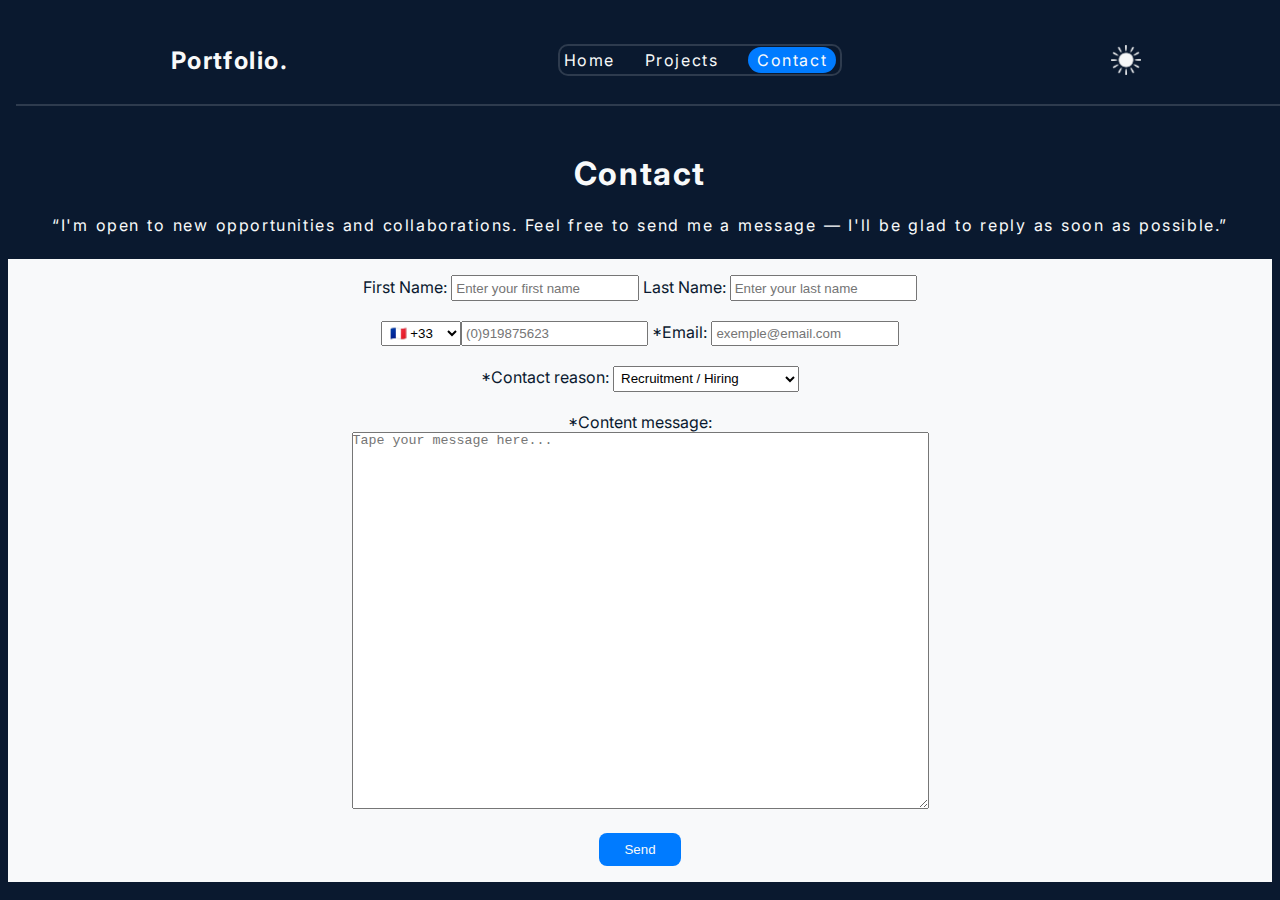
<file: contact.html>
<!DOCTYPE html>
<html lang="en">
<head>
    <meta charset="UTF-8">
    <meta name="viewport" content="width=device-width, initial-scale=1.0">
    <title>Portfolio Lyes</title>

    <link rel="stylesheet" href="css/contact.css">
    <script src="js/contact.js" defer></script>

    <link rel="stylesheet" href="https://cdnjs.cloudflare.com/ajax/libs/font-awesome/6.4.2/css/all.min.css">

    <link rel="preconnect" href="https://fonts.googleapis.com">
    <link rel="preconnect" href="https://fonts.gstatic.com" crossorigin>
    <link href="https://fonts.googleapis.com/css2?family=Inter:ital,opsz,wght@0,14..32,100..900;1,14..32,100..900&display=swap" rel="stylesheet">
</head>
<body>

    <header>
        <div>
            <a class="logo" href="index.html">Portfolio.</a>
        </div>
        <nav id="navig">
            <a href="index.html">Home</a>
            <a href="projects.html" class="projects">Projects</a>
            <a href="contact.html" class="contactPage">Contact</a>
        </nav>

        <img src="images/contact/sun-contact.png" class="bxs-sun" id="iconSun" alt="icon moon">

        <button type="button" aria-label="button curtain navigation" class="nav-toggler" id="navButton">
            <span class="line l1"></span>
            <span class="line l2"></span>
            <span class="line l3"></span>
        </button>
    </header>

    <h1 class="title">Contact</h1>
    <p class="text">“I'm open to new opportunities and collaborations. Feel free to send me a message — I'll be glad to reply as soon as possible.”</p>

    <form action="https://formsubmit.co/lyesmedjahed17@gmail.com" method="post">
        <label for="firstname">First Name:</label>
        <input type="text" placeholder="Enter your first name">

        <label for="lastname">Last Name:</label>
        <input type="text" placeholder="Enter your last name"><br><br>
 

        <select id="country" name="country">
            <!-- Europe -->
            <option value="+33" title="France">🇫🇷 +33</option>
            <option value="+49" title="Germany">🇩🇪 +49</option>
            <option value="+44" title="United Kingdom">🇬🇧 +44</option>
            <option value="+385" title="Croatia">🇭🇷 +385</option>
            <option value="+32" title="Belgium">🇧🇪 +32</option>
            <option value="+31" title="Netherlands">🇳🇱 +31</option>
            <option value="+41" title="Switzerland">🇨🇭 +41</option>
            <option value="+352" title="Luxembourg">🇱🇺 +352</option>
            <option value="+353" title="Ireland">🇮🇪 +353</option>
            <option value="+46" title="Sweden">🇸🇪 +46</option>
            <option value="+47" title="Norway">🇳🇴 +47</option>
            <option value="+358" title="Finland">🇫🇮 +358</option>
            <option value="+45" title="Denmark">🇩🇰 +45</option>
            <option value="+34" title="Spain">🇪🇸 +34</option>
            <option value="+39" title="Italy">🇮🇹 +39</option>
            <option value="+351" title="Portugal">🇵🇹 +351</option>
            <option value="+43" title="Austria">🇦🇹 +43</option>
            <!-- Amérique du Nord -->
            <option value="+1" title="USA">🇺🇸 +1</option>
            <option value="+1" title="Canada">🇨🇦 +1</option>
            <!-- Océanie -->
            <option value="+61" title="Australia">🇦🇺 +61</option>
            <option value="+64" title="New Zealand">🇳🇿 +64</option>
            <!-- Asie / Moyen-Orient -->
            <option value="+65" title="Singapore">🇸🇬 +65</option>
            <option value="+971" title="UAE">🇦🇪 +971</option>
            <option value="+972" title="Israel">🇮🇱 +972</option>
        </select><input type="tel" id="phone" name="phone" placeholder="(0)919875623" required   oninvalid="this.setCustomValidity('Please enter your phone number')"
        oninput="this.setCustomValidity('')">  
          

        <label for="email">*Email:</label>
        <input type="email" placeholder="exemple@email.com" required 
        oninvalid="this.setCustomValidity('Please enter your email address')"
        oninput="this.setCustomValidity('')"><br><br>

       <label for="dropdown">*Contact reason:</label>
        <select name="contactReason" id="dropdown" required>
            <option value="hiring">Recruitment / Hiring</option>
            <option value="freelance">Freelance / Project Inquiry</option>
            <option value="Collaboration">Collaboration / Partnership</option>
            <option value="training">Training / Mentorship</option>
            <option value="other">General Inquiry / Other</option>
        </select><br><br>

        <label for="message">*Content message:</label><br>
        <textarea name="textarea" id="textarea" rows="25" cols="70"  placeholder="Tape your message here..." required></textarea><br><br>
        <button class="button" id="button">Send</button>

    </form>

</body>
</html>
</file>
<file: css/contact.css>
*{
    box-sizing: border-box;
    padding: 0;
    margin: 0 auto;
    overflow-x: hidden;
   /* outline: 1px solid red;*/
}

body, header, nav, main {
  transition: background-color 0.3s ease, color 0.3s ease;
}

:root{
    --primary-color: #F8F9FA;
    --secondary-color: #0A192F;
}

.dark-theme {
    --primary-color: #0A192F;
    --secondary-color: #E0E0E0;
    /* --third-color: #b6b4b4;*/
}
    

body{
    font-family: 'Inter', 'Roboto', sans-serif;;
    color: var(--primary-color);
    background-color: var(--secondary-color);
    overflow-x: hidden;
}

header{
    height: 10vh;
    width: 100vw;
    margin: 1rem;
    z-index: 10;
    display: flex;
    justify-content: space-between;
    align-items: center;
    padding: 10px 20px;
    letter-spacing: 0.1rem;
    text-align: center;
    border-bottom: 2px solid rgba(255, 255, 255, 0.148);
}
.logo{
    color: var(--primary-color);
    text-decoration: none;
    font-weight: bold;
    font-size: x-large;
    height: auto;
}

nav{
    border: 2px solid rgba(255, 255, 255, 0.148);
    padding: 0.25rem;
    border-radius: 10px;
}

.projects{
    margin: 0  1.5rem;
}

.contactPage{
    background-color: #007BFF;
    border: 1px solid transparent;
    border-radius: 4em;
    padding: 0.15rem 0.5rem;
}

nav a{
    color: var(--primary-color);
    text-decoration: none;
    position: relative;
    height: auto;
    font-size: 1em;
}
nav a:hover{
   background-color: #007BFF;
   border: 1px solid transparent;
   border-radius: 4em;
   padding: 0.15rem 0.5rem;
}

.bxs-sun{
    color: var(--primary-color);
    font-size: 1.5em;
    cursor: pointer;
    height: 30px;
}

main{
    width: 90vw;
    margin: 5em;
}



/*start nav-toggler*/
.nav-toggler{
    position: fixed;
    top: 2rem;
    right: 2.5rem;
    display: flex;
    justify-content: center;
    align-items: center;
    background-color: transparent;
    cursor: pointer;
    height: 30px;
    width: 4vw;
    border: none;
    outline: none;
    z-index: 1000;
}

.line{
    position: fixed;
    display: flex;
    justify-content: center;
    align-items: center;
    background-color: var(--primary-color);
    height: 2px;
    width: 4vw;
    transition: transform 0.3s ease-out, opacity 0.1s ease-out;
}

.l1{
    transform: translateY(-10px);
}
.l3{
    transform: translateY(10px);
}

.nav-toggler.active .l1{
    transform: translateY(0px) rotate(135deg);
}

.nav-toggler.active .l2{
    opacity: 0;
}

.nav-toggler.active .l3{
    transform: translateY(0px) rotate(-135deg);
}

/*end nav-toggler*/

/*START RESPONSIVE*/
@media (max-width: 1024px){
    nav{
        position: fixed;
        z-index: 9999;
        right: 0;
        display: flex;
        bottom: 0px;
        justify-content: center;
        align-items: center;
        flex-direction: column;
        gap: 1.5em;
        height: 100vh;
        width: 30vw;
        margin-left: 15.62rem;
        transform: translateX(100%);
        backdrop-filter: glur(10px);
        background-color: var(--secondary-color);
        transition: transform 0.3s;
    }
    nav.active{
        transform: translate(0);
    }
    .nav-toggler{
        position: fixed;
        z-index: 9999;
        top: 2rem;
        right: 2.5rem;
        height: 30px;
    }
    .bxs-sun{
        position: fixed;
        z-index: 1000;
        top: 2rem;
        left: 2.5rem;
        height: 30px;
      }
}

@media (min-width: 1025px){
    .nav-toggler{
        display: none;
    }

   .container{
    position: absolute;
    display: flex;
    justify-content: space-around;
    align-items: center;
   }
   .Mypicture{
    margin-left: 15rem;
   }
}
/*END RESPONSIVE*/ 

/*Title*/
.title{
    text-align: center;
    margin-top: 3rem;
    letter-spacing: 0.1rem;
}
/*END Title*/

/*Text "p"*/
.text{
    line-height: 1.6;
    word-spacing: 0.1rem;
    letter-spacing: 0.1rem;
    margin: 1.25rem 3rem; ;
    text-align: center;
}
/*ENDText "p"*/

/*Form*/
form{
    text-align: center;
    color: var(--secondary-color);
    background-color: var(--primary-color);
    margin: 1rem 0.5rem;
    padding: 1.05rem 1rem;
}

.phone{
    padding: 0.2rem;
}
input,
select{
    padding: 0.2rem;
}

.button{
    color: var(--primary-color);
    background-color: #007BFF;
    padding: 0.5rem 1.5rem;
    border: 1px solid transparent;
    border-radius: 0.5rem;
}
.button:hover{
    background-color: #0056b3;
    cursor: pointer;
}
/*Form*/
</file>
